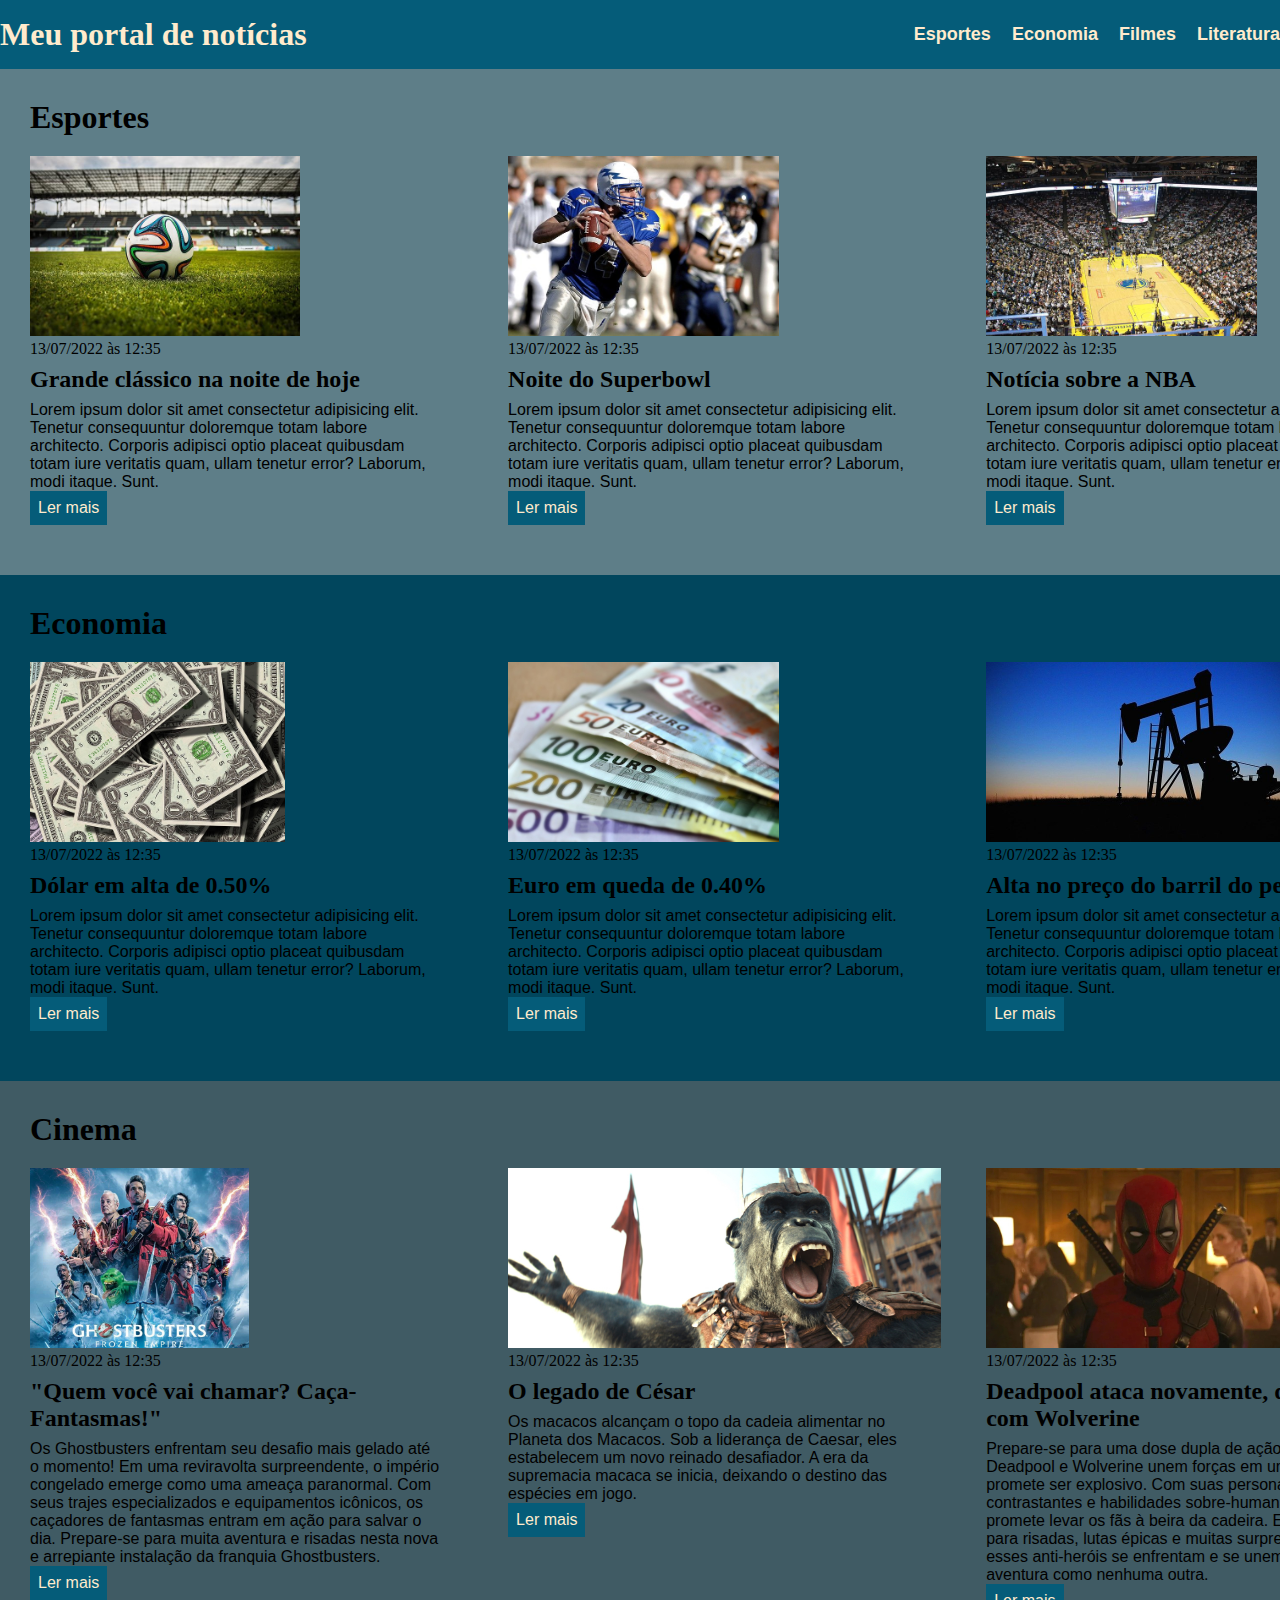
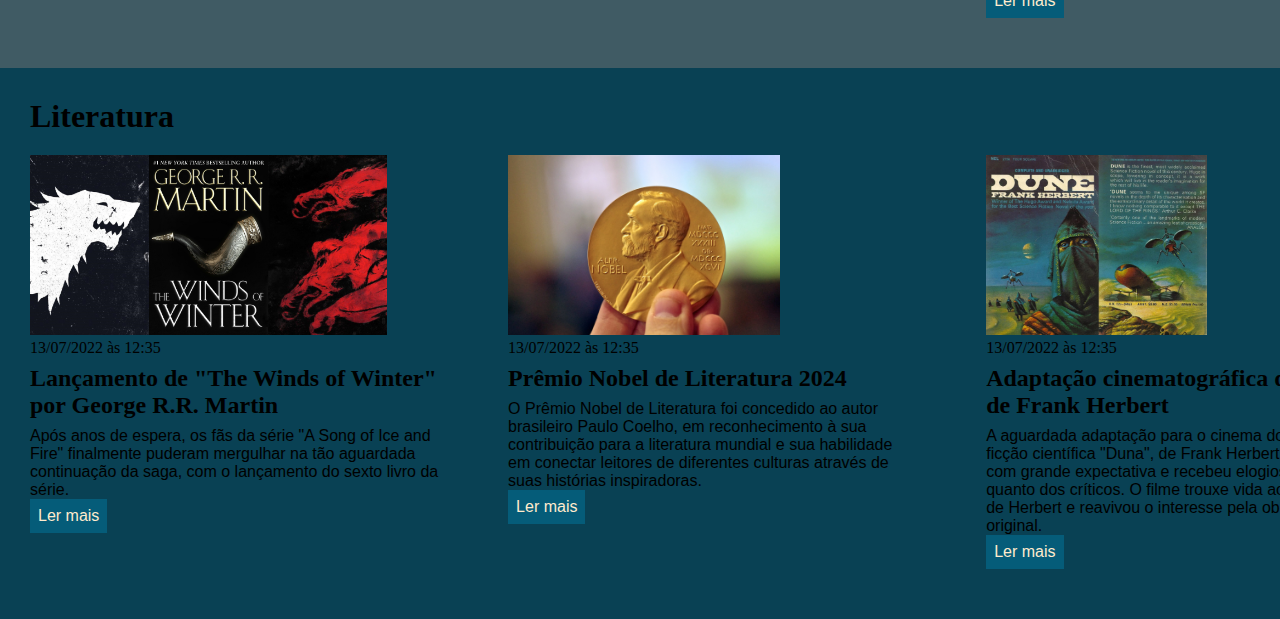
<file: 01 - portal de noticias feito por mim/index.html>
<!DOCTYPE html>
<html lang="pt-BR">
<head>
    <meta charset="UTF-8">
    <meta http-equiv="X-UA-Compatible" content="IE=edge">
    <meta name="viewport" content="width=device-width, initial-scale=1.0">
    <title>Meu portal de notícias</title>
    <link rel="stylesheet" href="./main.css" />
</head>
<body>
    <header>
        <div class="conter">
            <h1>Meu portal de notícias</h1>
        <nav>
            <ul>
                <li>
                    <a href="#sports" title="Ir para a seção de esportes">Esportes</a>
                </li>
                <li>
                    <a href="#economy" title="Ir para a seção de notícias">Economia</a>
                </li>
                <li>
                    <a href="#movie" title="Ir para a seção de cinema">Filmes</a>
                </li>
                <li>
                    <a href="#book" title="Ir para a seção de livros">Literatura</a>
                </li>
            </ul>
        </nav>
        </div>
    </header>

    <section id="sports">
        <div class="conter">
            <h2>Esportes</h2>
        <div class="article">
            <article>
                <img src="./imagens/futebol.jpg" alt="Bola de futebol no gramado" />
                <header>
                    <time>13/07/2022 às 12:35</time>
                </header>
                <h3>Grande clássico na noite de hoje</h3>
                <p>
                    Lorem ipsum dolor sit amet consectetur adipisicing elit. Tenetur consequuntur doloremque totam labore architecto. Corporis adipisci optio placeat quibusdam totam iure veritatis quam, ullam tenetur error? Laborum, modi itaque. Sunt.
                </p>
                <a href="#" title="Leia a notícia completa">Ler mais</a>
            </article>
            <article>
                <img src="./imagens/futebol-americano.jpg" alt="Jogador de futebol americano correndo com a bola na mão" />
                <header>
                    <time>13/07/2022 às 12:35</time>
                </header>
                <h3>Noite do Superbowl</h3>
                <p>
                    Lorem ipsum dolor sit amet consectetur adipisicing elit. Tenetur consequuntur doloremque totam labore architecto. Corporis adipisci optio placeat quibusdam totam iure veritatis quam, ullam tenetur error? Laborum, modi itaque. Sunt.
                </p>
                <a href="#" title="Leia a notícia completa">Ler mais</a>
            </article>
            <article>
                <img src="./imagens/basquete.jpg" title="Vista aérea de uma quadra de basquete" />
                <header>
                    <time>13/07/2022 às 12:35</time>
                </header>
                <h3>Notícia sobre a NBA</h3>
                <p>
                    Lorem ipsum dolor sit amet consectetur adipisicing elit. Tenetur consequuntur doloremque totam labore architecto. Corporis adipisci optio placeat quibusdam totam iure veritatis quam, ullam tenetur error? Laborum, modi itaque. Sunt.
                </p>
                <a href="#" title="Leia a notícia completa">Ler mais</a>
            </article>
        </div>
        </div>
    </section>

    <section id="economy">
        <div class="conter">
            <h2>Economia</h2>
        <div class="article">
            <article>
                <img src="./imagens/dolares.jpg" alt="Muitos dólares" />
                <header>
                    <time>13/07/2022 às 12:35</time>
                </header>
                <h3>Dólar em alta de 0.50%</h3>
                <p>
                    Lorem ipsum dolor sit amet consectetur adipisicing elit. Tenetur consequuntur doloremque totam labore architecto. Corporis adipisci optio placeat quibusdam totam iure veritatis quam, ullam tenetur error? Laborum, modi itaque. Sunt.
                </p>
                <a href="#" title="Leia a notícia completa">Ler mais</a>
            </article>
            <article>
                <img src="./imagens/euro.jpg" alt="Várias notas de euro" />
                <header>
                    <time>13/07/2022 às 12:35</time>
                </header>
                <h3>Euro em queda de 0.40%</h3>
                <p>
                    Lorem ipsum dolor sit amet consectetur adipisicing elit. Tenetur consequuntur doloremque totam labore architecto. Corporis adipisci optio placeat quibusdam totam iure veritatis quam, ullam tenetur error? Laborum, modi itaque. Sunt.
                </p>
                <a href="#" title="Leia a notícia completa">Ler mais</a>
            </article>
            <article>
                <img src="./imagens/petroleo.jpg" alt="Extração de petróleo" />
                <header>
                    <time>13/07/2022 às 12:35</time>
                </header>
                <h3>Alta no preço do barril do petróleo</h3>
                <p>
                    Lorem ipsum dolor sit amet consectetur adipisicing elit. Tenetur consequuntur doloremque totam labore architecto. Corporis adipisci optio placeat quibusdam totam iure veritatis quam, ullam tenetur error? Laborum, modi itaque. Sunt.
                </p>
                <a href="#" title="Leia a notícia completa">Ler mais</a>
            </article>
        </div>
        </div>
    </section>

    <section id="movie">
    <div class="conter">
        <h2>Cinema</h2>
        <div class="article">
            <article>
                <img src="./imagens/ghost.jpg" alt="caçafantasmas" />
                <header>
                    <time>13/07/2022 às 12:35</time>
                </header>
                <h3>"Quem você vai chamar? Caça-Fantasmas!"</h3>
                <p>
                    Os Ghostbusters enfrentam seu desafio mais gelado até o momento! Em uma reviravolta surpreendente, o império congelado emerge como uma ameaça paranormal. Com seus trajes especializados e equipamentos icônicos, os caçadores de fantasmas entram em ação para salvar o dia. Prepare-se para muita aventura e risadas nesta nova e arrepiante instalação da franquia Ghostbusters.
                </p>
                <a href="#" title="Leia a notícia completa">Ler mais</a>
            </article>
            <article>
                <img src="imagens/monkey.jpg" alt="Várias notas de euro" />
                <header>
                    <time>13/07/2022 às 12:35</time>
                </header>
                <h3>O legado de César</h3>
                <p>
                    Os macacos alcançam o topo da cadeia alimentar no Planeta dos Macacos. Sob a liderança de Caesar, eles estabelecem um novo reinado desafiador. A era da supremacia macaca se inicia, deixando o destino das espécies em jogo.
                </p>
                <a href="#" title="Leia a notícia completa">Ler mais</a>
            </article>
            <article>
                <img src="./imagens/deadpoool.jpg" alt="Deadpool e Wolverine" />
                <header>
                    <time>13/07/2022 às 12:35</time>
                </header>
                <h3>Deadpool ataca novamente, dessa vez com Wolverine </h3>
                <p>
                    Prepare-se para uma dose dupla de ação e sarcasmo! Deadpool e Wolverine unem forças em um filme que promete ser explosivo. Com suas personalidades contrastantes e habilidades sobre-humanas, a dupla promete levar os fãs à beira da cadeira. Esteja preparado para risadas, lutas épicas e muitas surpresas enquanto esses anti-heróis se enfrentam e se unem em uma aventura como nenhuma outra.
                </p>
                <a href="#" title="Leia a notícia completa">Ler mais</a>
            </article>
        </div>
    </div>
    </section>

    <section id="book">
        <div class="conter">
            <h2>Literatura</h2>
        <div class="article">
            <article>
                <img src="./imagens/wind.jpg" alt="fire and ice" />
                <header>
                    <time>13/07/2022 às 12:35</time>
                </header>
                <h3>Lançamento de "The Winds of Winter" por George R.R. Martin</h3>
                <p>
                    Após anos de espera, os fãs da série "A Song of Ice and Fire" finalmente puderam mergulhar na tão aguardada continuação da saga, com o lançamento do sexto livro da série.
                </p>
                <a href="#" title="Leia a notícia completa">Ler mais</a>
            </article>
            <article>
                <img src="./imagens/nobel.jpg" alt="premio nobel" />
                <header>
                    <time>13/07/2022 às 12:35</time>
                </header>
                <h3>Prêmio Nobel de Literatura 2024</h3>
                <p>
                    O Prêmio Nobel de Literatura foi concedido ao autor brasileiro Paulo Coelho, em reconhecimento à sua contribuição para a literatura mundial e sua habilidade em conectar leitores de diferentes culturas através de suas histórias inspiradoras.
                </p>
                <a href="#" title="Leia a notícia completa">Ler mais</a>
            </article>
            <article>
                <img src="./imagens/duna.jpg" alt="Duna" />
                <header>
                    <time>13/07/2022 às 12:35</time>
                </header>
                <h3>Adaptação cinematográfica de "Duna" de Frank Herbert </h3>
                <p>
                    A aguardada adaptação para o cinema do clássico da ficção científica "Duna", de Frank Herbert, foi lançada com grande expectativa e recebeu elogios tanto dos fãs quanto dos críticos. O filme trouxe vida ao vasto universo de Herbert e reavivou o interesse pela obra literária original.
                </p>
                <a href="#" title="Leia a notícia completa">Ler mais</a>
            </article>
        </div>
        </div>
    </section>
</body>
</html>
</file>
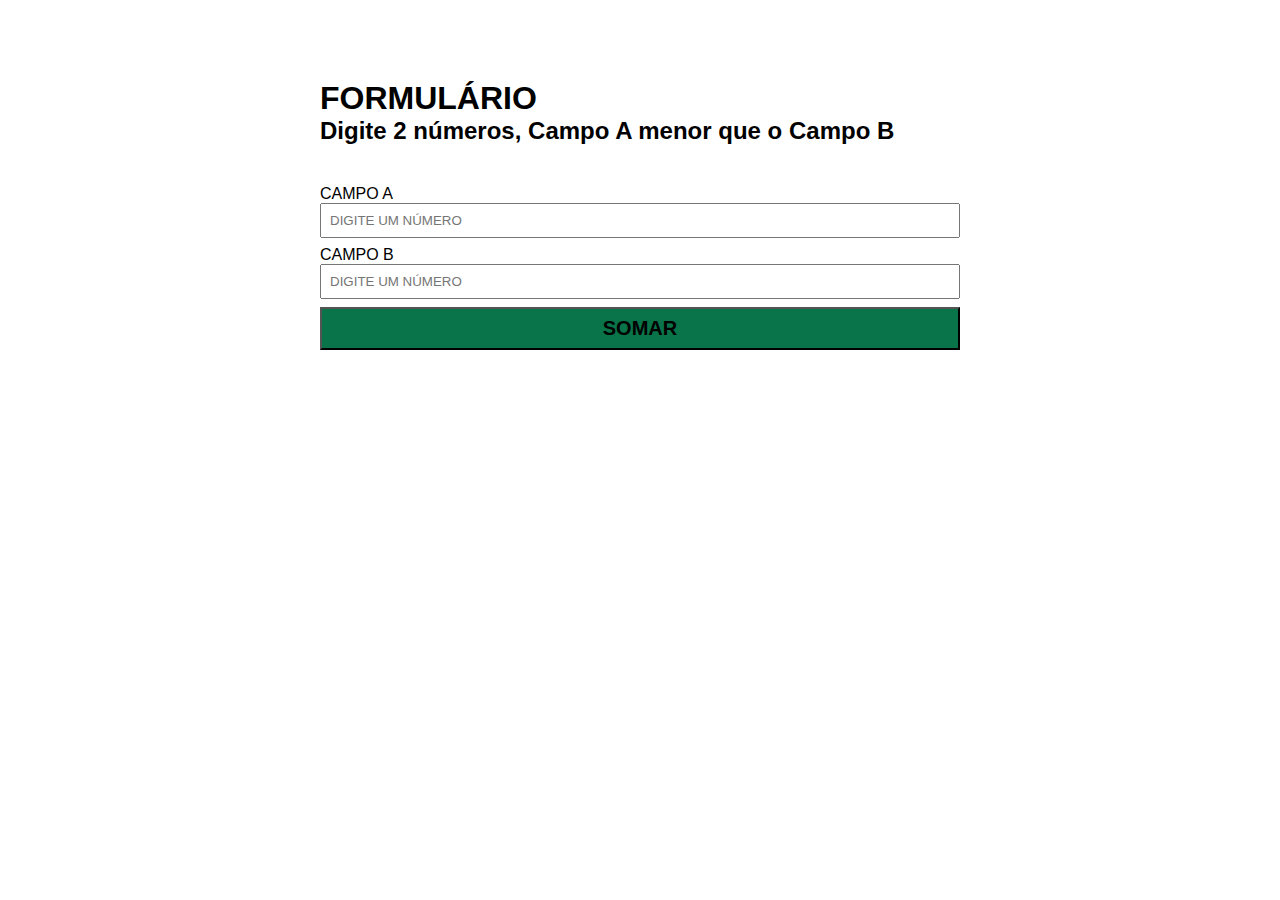
<file: 02- formulario/index.html>
<!DOCTYPE html>
<html lang="pt-br">
<head>
    <meta charset="UTF-8">
    <meta name="viewport" content="width=device-width, initial-scale=1.0">
    <title>formulário</title>
    <link rel="stylesheet" href="style.css">
</head>
<body>
    <div class="container">
        <h1>FORMULÁRIO</h1>
        <h2>Digite 2 números, Campo A menor que o Campo B</h2>
        <form action="">
            <p>CAMPO A</p>
            <input type="number" id="primeiro" placeholder="DIGITE UM NÚMERO">
            <p>CAMPO B</p>
            <input type="number" id="segundo" placeholder="DIGITE UM NÚMERO">
            <button type="submit" onclick="somar(event)">SOMAR</button>
        </form>
        <p class="mensagem"></p>
    </div>
    <script src="main.js"></script>
</body>
</html>
</file>
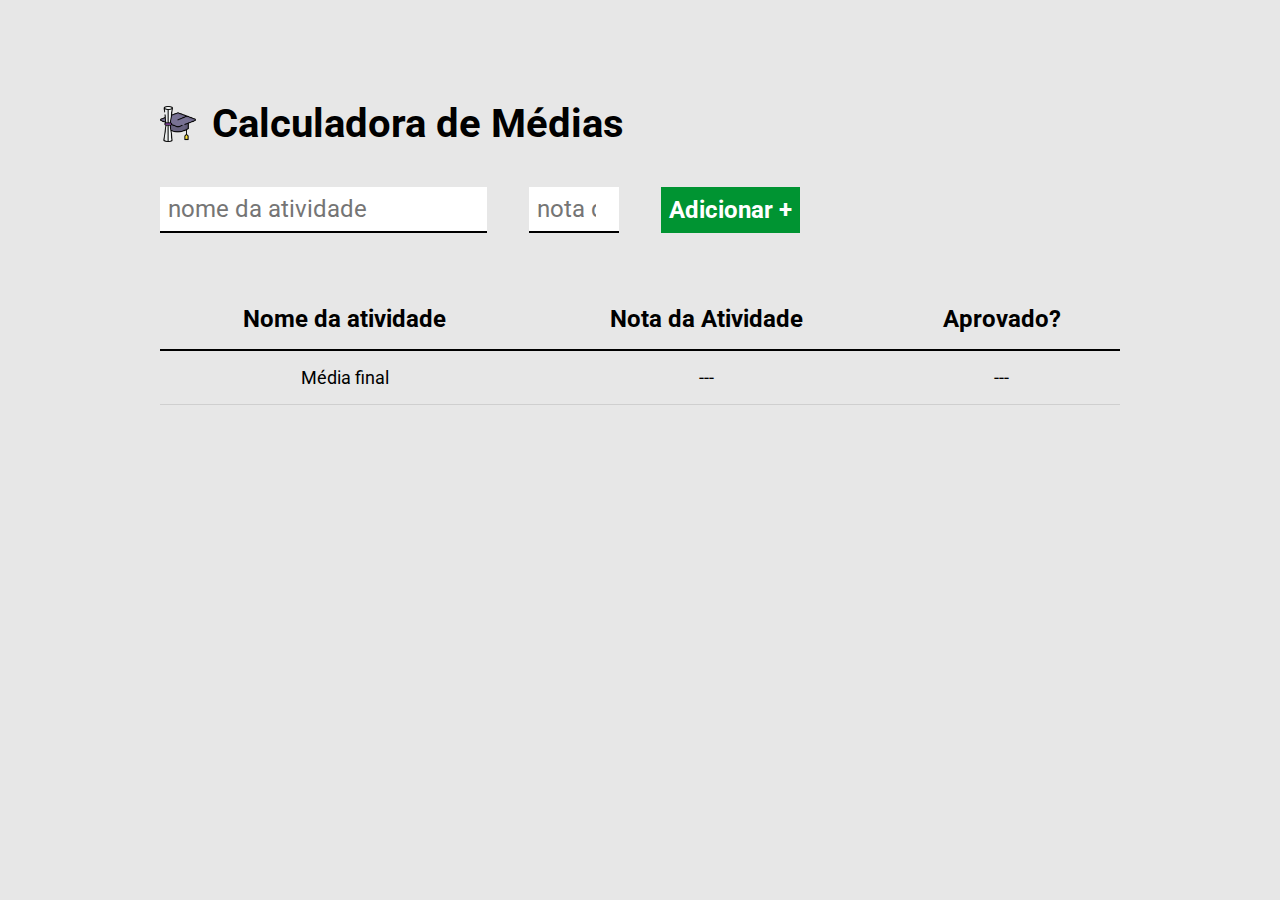
<file: 03 -  projeto 2 (calculadora de médias)/index.html>
<!DOCTYPE html>
<html lang="pt-br">
<head>
    <meta charset="UTF-8">
    <meta name="viewport" content="width=device-width, initial-scale=1.0">
    <title>Calculadora de Médias</title>
    <link rel="preconnect" href="https://fonts.googleapis.com">
    <link rel="preconnect" href="https://fonts.gstatic.com" crossorigin>
    <link href="https://fonts.googleapis.com/css2?family=Roboto:ital,wght@0,100;0,300;0,400;0,500;0,700;0,900;1,100;1,300;1,400;1,500;1,700;1,900&display=swap" rel="stylesheet">
    <link rel="stylesheet" href="./main.css">
</head>
<body>
    <div class="container">
        <header>
            <img src="images/logo.png" alt="capelo e diploma">
            <h1>Calculadora de Médias</h1>
        </header>
        <form id="form-atividade">
            <input type="text" id="nome-atividade" required placeholder="nome da atividade">
            <input type="number" id="nota-atividade" required placeholder="nota da atividade" max="10" min="0">
            <button type="submit">Adicionar +</button>
        </form>
        <table>
            <thead>
                <tr>
                    <th>
                        Nome da atividade
                    </th>
                    <th>Nota da Atividade</th>
                    <th>Aprovado?</th>
                </tr>
            </thead>
            <tbody>
            </tbody>
            <tfoot>
                <tr>
                    <td>Média final</td>
                    <td id="media-final-valor">---</td>
                    <td id="media-final-resultado">---</td>
                </tr>
            </tfoot>
        </table>
    </div>
    <script src="main.js"></script>
</body>
</html>
</file>
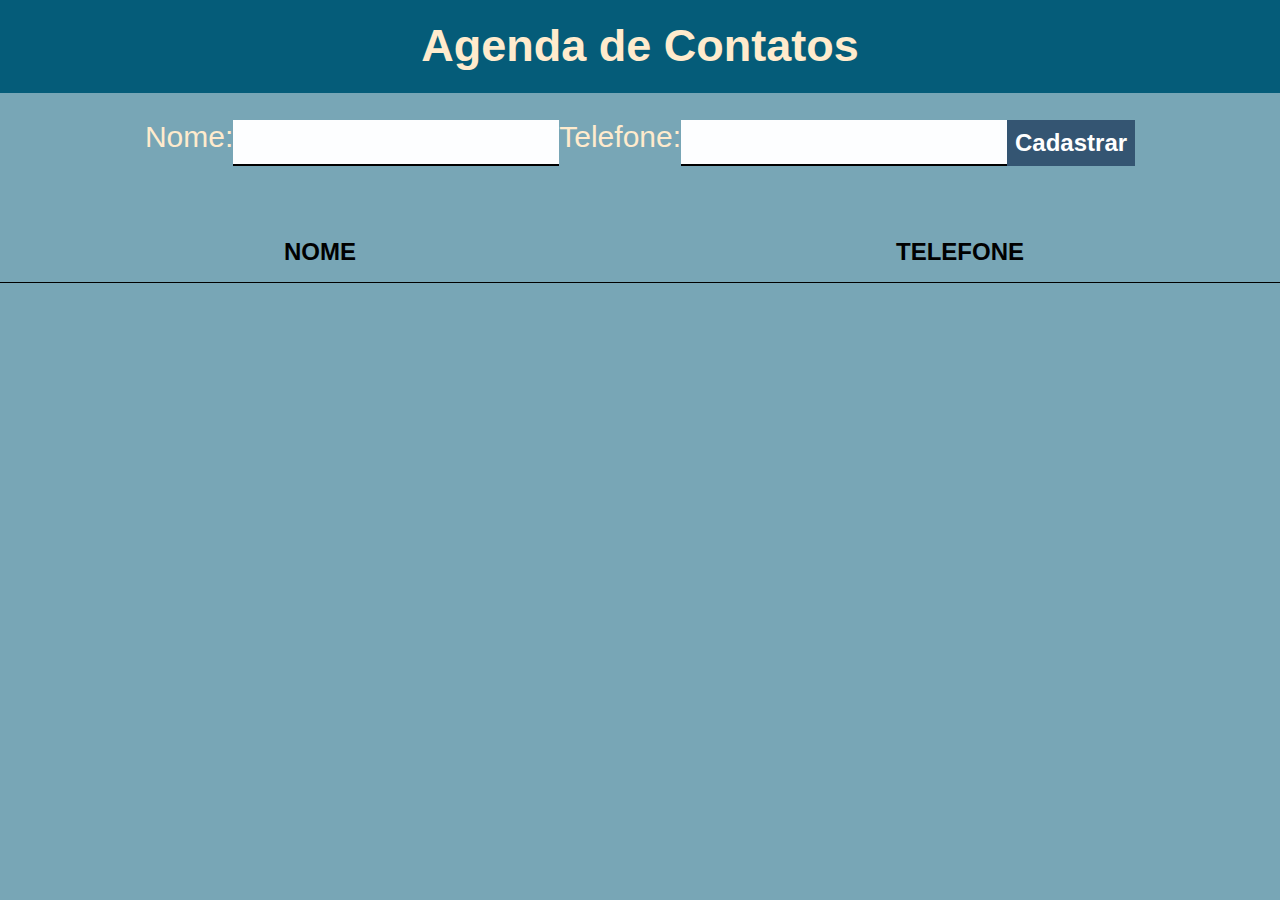
<file: 04 - tarefa  - agenda de contatos/index.html>
<!DOCTYPE html>
<html lang="pt-br">
<head>
    <meta charset="UTF-8">
    <meta name="viewport" content="width=device-width, initial-scale=1.0">
    <title> Agenda de Contatos</title>
    <link rel="stylesheet" href="style.css">
</head>
<body>
    <header>
        <h1>Agenda de Contatos</h1> <hr>
    </header>
    <form id="formContato">
        <label for="nome">Nome:</label>
        <input type="text" id="nome">
        <label for="telefone">Telefone:</label>
        <input type="tel" id="telefone" pattern="\(\d{2}\) \d{4,5}-\d{4}" title="Digite o telefone no formato (DD) 12345-6789" required oninput="formatarTelefone()">
        <button type="button" onclick="adicionarContato()">Cadastrar</button>
    </form>

    <table id="tabelaContatos">
        <thead>
            <tr>
                <th>NOME</th>
                <th>TELEFONE</th>
            </tr>
        </thead>
        <tbody>
            
        </tbody>
    </table>
    <script src="./script.js"></script>
</body>
</html>
</file>
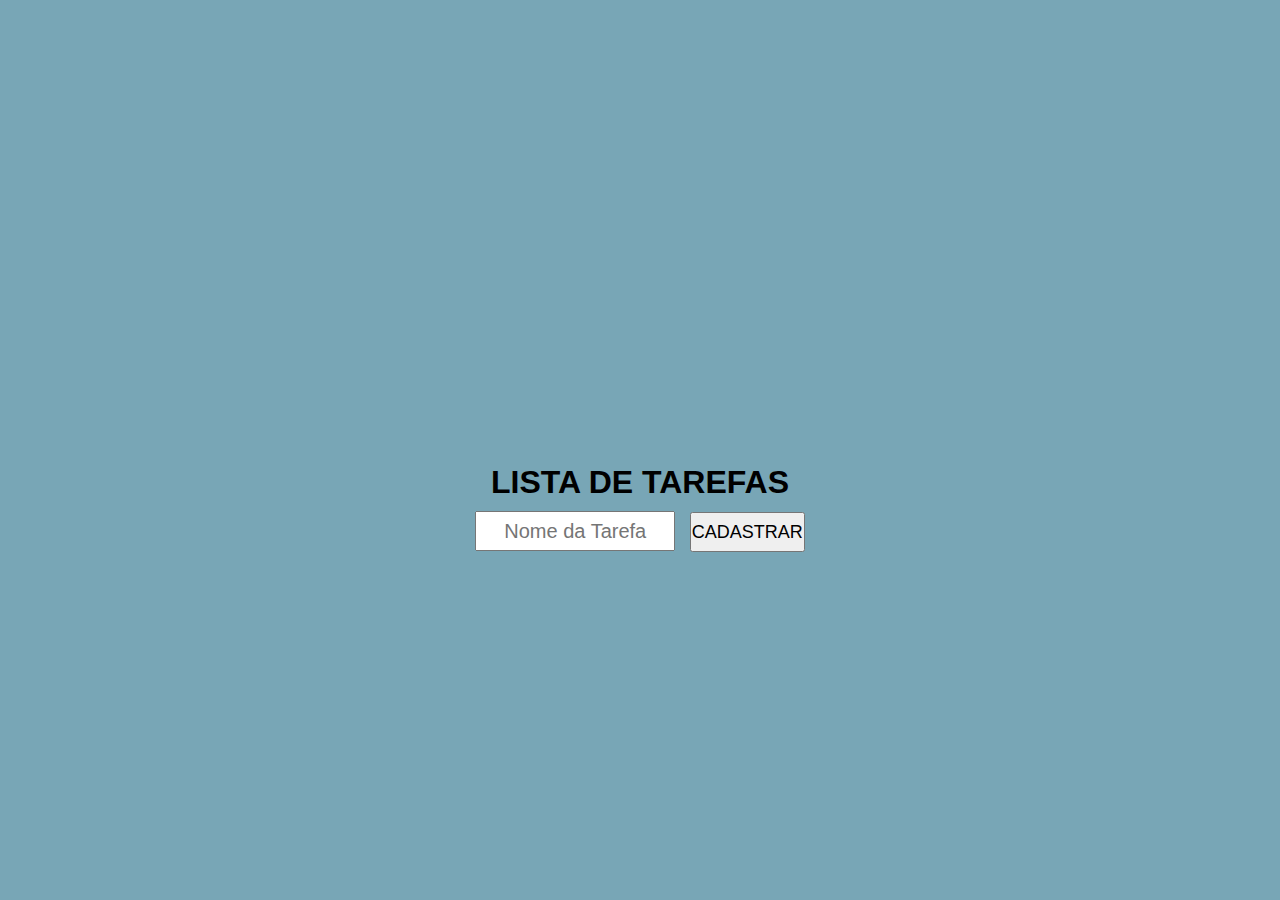
<file: 06 - tarefa - lista de tarefas/index.html>
<!DOCTYPE html>
<html lang="pt-br">
<head>
    <meta charset="UTF-8">
    <meta name="viewport" content="width=device-width, initial-scale=1.0">
    <title>Lista de Tarefas</title>
    <link rel="stylesheet" href="style.css">
</head>
<body>
    <h1>LISTA DE TAREFAS</h1>
    <div id="container">
        <input type="text" id="nome-tarefa" placeholder="Nome da Tarefa">
        <button type="submit" id="cadastrar-tarefa">CADASTRAR</button>
    </div>
    <table>
        <tbody>
            <tr>
                <td>
                    <ul id="lista-tarefas">
                    </ul>
                </td>
            </tr>
        </tbody>
    </table>
    <script src="https://code.jquery.com/jquery-3.7.1.js"></script>
    <script src="./script.js"></script>
</body>
</html>
</file>
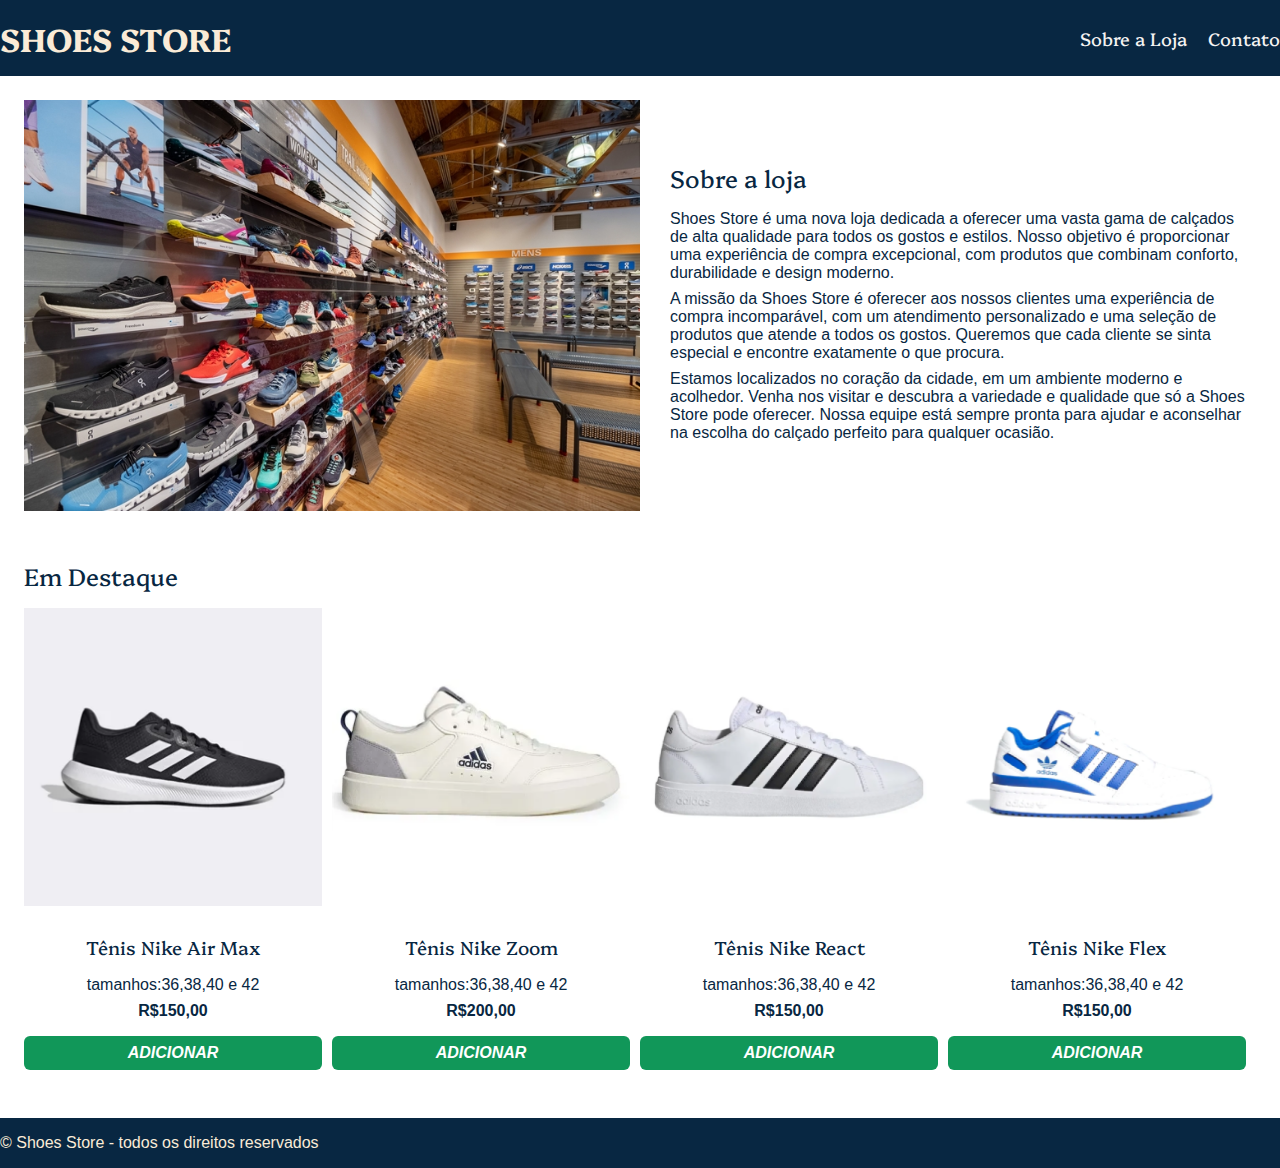
<file: 09 - tarefa - site de tenis/index.html>
<!DOCTYPE html>
<html lang="pt-br">
<head>
    <meta charset="UTF-8">
    <meta name="viewport" content="width=device-width, initial-scale=1.0">
    <title>Shoes Store</title>
    <link rel="stylesheet" href="./style.css">
    <link rel="preconnect" href="https://fonts.googleapis.com">
    <link rel="preconnect" href="https://fonts.gstatic.com" crossorigin>
    <link href="https://fonts.googleapis.com/css2?family=Platypi:ital,wght@0,300..800;1,300..800&display=swap" rel="stylesheet">
</head>
<body>
    <header>
    <div class="container">
        <h1>SHOES STORE</h1>
        <nav>
            <ul>
                <li>
                    <a href="#about">Sobre a Loja</a>
                </li>
                <li>
                    <a href="#contact">Contato</a>
                </li>
            </ul>
        </nav>
    </div>
    </header>
    <section id="about">
        <div class="container">
            <img class="store-front" src="./imagens/boots store.png" alt="fachada da loja">
            <div>
                <h2>Sobre a loja</h2>
                <p>
                    Shoes Store é uma nova loja dedicada a oferecer uma vasta gama de calçados de alta qualidade para todos os gostos e estilos. Nosso objetivo é proporcionar uma experiência de compra excepcional, com produtos que combinam conforto, durabilidade e design moderno.
                </p>
                <p>
                    A missão da Shoes Store é oferecer aos nossos clientes uma experiência de compra incomparável, com um atendimento personalizado e uma seleção de produtos que atende a todos os gostos. Queremos que cada cliente se sinta especial e encontre exatamente o que procura.
                </p>
                <p>
                    Estamos localizados no coração da cidade, em um ambiente moderno e acolhedor. Venha nos visitar e descubra a variedade e qualidade que só a Shoes Store pode oferecer. Nossa equipe está sempre pronta para ajudar e aconselhar na escolha do calçado perfeito para qualquer ocasião.
                </p>
            </div>
        </div>
    </section>
    <section>
        <div class="container">
            <h2>Em Destaque</h2>
            <ul class="container-flex lista-tenis">
                <li >
                    <img src="imagens/tenis01.png" alt="">
                    <h3>Tênis Nike Air Max</h3>
                    <div class="price">
                        <p>tamanhos:36,38,40 e 42</p>
                        <strong>R$150,00</strong>    
                    </div>
                    <button type="button">ADICIONAR</button>
                </li>
                <li class="item-central">
                    <img src="imagens/tenis02.png" alt="">
                    <h3>Tênis Nike Zoom</h3>
                    <div class="price">
                        <p>tamanhos:36,38,40 e 42</p>
                        <strong>R$200,00</strong>    
                    </div>
                    <button type="button">ADICIONAR</button>
                </li>
                <li>
                    <img src="imagens/tenis03.png" alt="">
                    <h3>Tênis Nike React</h3>
                    <div class="price">
                        <p>tamanhos:36,38,40 e 42</p>
                        <strong>R$150,00</strong>    
                    </div>
                    <button type="button">ADICIONAR</button>
                </li>
                <li>
                    <img src="imagens/tenis04.png" alt="">
                    <h3>Tênis Nike Flex</h3>
                    <div class="price">
                        <p>tamanhos:36,38,40 e 42</p>
                        <strong>R$150,00</strong>    
                    </div>
                    <button type="button">ADICIONAR</button>
                </li>                
            </ul>
        </div>
    </section>
    <footer>
        <div class="container">
            <p>
                &copy; Shoes Store - todos os direitos reservados 
            </p>
        </div>
    </footer>
</body>
</html>
</file>
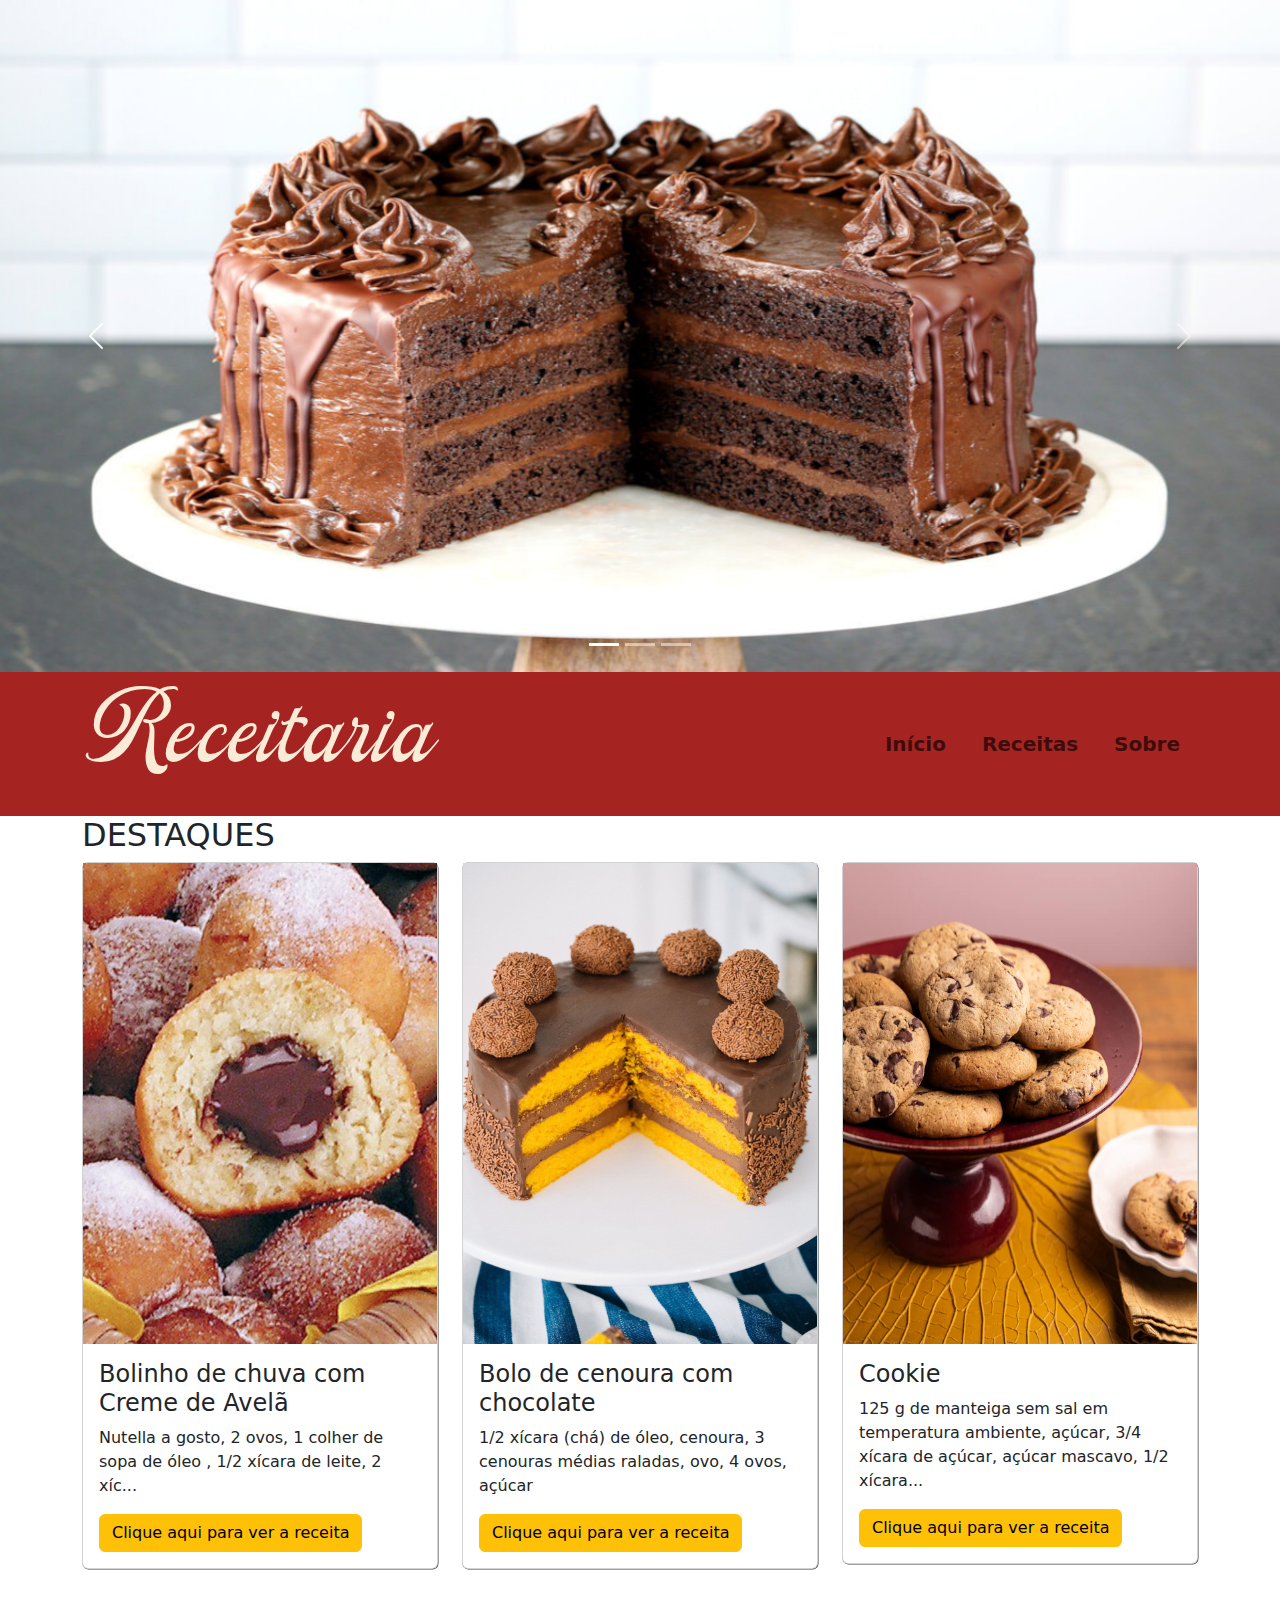
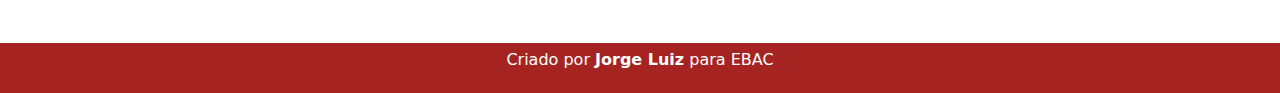
<file: ex010 - receitaria/index.html>
<!DOCTYPE html>
<html lang="pt-br">
<head>
    <meta charset="UTF-8">
    <meta name="viewport" content="width=device-width, initial-scale=1.0">
    <title>Site de Receitas</title>
    <link rel="stylesheet" href="lib/bootstrap.min.css">
    <style>
        @font-face{
            font-family: 'beauty';
            src: url(font/DEMO\ BeautyReflections-Regular.ttf);

        }
        header {
            background-color: #A52422;
        }
        header h1 {
            font-family: 'beauty';
            font-size: 100px;
            color: antiquewhite;
            text-shadow: 100px;
            
        }
        .bottom-card {
            margin-bottom: 50px;
        }
        ul li {
            margin: 10px;
        }
        .nav-link{
            font-size: 20px;
            font-weight: bolder;
        }
        .navbar-nav .nav-link:hover {
            font-size: 25px;
            font-weight: bolder;
            color: antiquewhite;
            background-color: #ac3d3b;
            padding: 0;
        }
        .card {
            box-shadow: 0.5px 0.5px rgb(64, 64, 64);
        }
        footer {
            background-color: #A52422;
            color: white;
            text-align: center;
            padding: 5px;
        }
        footer a {
        color: white;
        font-weight: bolder;
        text-decoration: none;
        }
        footer a:hover{
            color: #FF9000;
        }
    </style>
</head>
<body>
    
        <div id="carousel-exemplo" class="carousel carousel-fade slide" data-bs-ride="carousel">
            <div class="carousel-inner">
                <div data-bs-interval="2000" class="carousel-item active">
                    <img class="d-block w-100" src="imagem/brownie.png" alt="Brownie">
                    <div class="carousel-caption">
                        <h2>Brownie</h2>
                    </div>
                </div>
                <div data-bs-interval="2000" class="carousel-item active">
                    <img class="d-block w-100" src="imagem/aimpim.png" alt="bolo-de-aimpim">
                    <div class="carousel-caption">
                        <h2>Bolo de Aimpim</h2>
                    </div>
                </div>
                <div data-bs-interval="2000" class="carousel-item active">
                    <img class="d-block w-100" src="imagem/bolo.png" alt="bolo de chocolate">
                    <div class="carousel-caption">
                        <h2>Bolo de Chocolate</h2>
                    </div>
                </div>
            </div>
            <button data-bs-target="#carousel-exemplo" data-bs-slide="prev" class="carousel-control-prev" type="button">
                <span class="carousel-control-prev-icon"></span>
            </button>
            <button data-bs-target="#carousel-exemplo" data-bs-slide="next" class="carousel-control-next" type="button">
                <span class="carousel-control-next-icon"></span>
            </button>
            <div class="carousel-indicators">
                <button type="button" data-bs-target="#carousel-exemplo" class="active" data-bs-slide-to="0"></button>
                <button type="button" data-bs-target="#carousel-exemplo" data-bs-slide-to="1"></button>
                <button type="button" data-bs-target="#carousel-exemplo" data-bs-slide-to="2"></button>
            </div>
        </div>
    </div>

    <header id="cabecalho">
        <div class="navbar navbar-expand-lg">
            <div class="container">
                <h1>Receitaria</h1>
                <button type="button" class="navbar-toggler" data-bs-toggle="collapse" data-bs-target="#menu">
                    <span class="navbar-toggler-icon"></span>
                </button>
                <nav class="collapse navbar-collapse justify-content-end" id="menu">
                    <ul class="nav navbar-nav nav-pills">
                        <li class="nav-item">
                            <a class="nav-link" href="#inicio">Início</a>
                        </li>
                        <li class="nav-item">
                            <a class="nav-link " href="#receitas">Receitas</a>
                        </li>
                        <li class="nav-item">
                            <a class="nav-link " href="#sobre">Sobre</a>
                        </li>
                    </ul>
                </nav>
            </div>
        </div>
    </header>

    <div class="container bottom-card">
        <h2>DESTAQUES</h2>
        <div >
            <div class="row">
                <div class="col-12 col-sm-6 col-md-4 mb-4">
                    <article class="card">
                        <img src="imagem/bolinhodechuva.png" alt="">
                    <div class="card-body">
                        <h4 class="card-title">Bolinho de chuva com Creme de Avelã</h4>
                        <p class="card-text">
                            Nutella a gosto, 2 ovos, 1 colher de sopa de óleo , 1/2 xícara de leite, 2 xíc...
                        </p>
                        <a href="#" class="btn btn-warning">Clique aqui para ver a receita</a>
                    </div>
                    </article>
                </div>
                <div class="col-12 col-sm-6 col-md-4 mb-4">
                    <article class="card">
                        <img src="imagem/bolo-de-cenoura.png" alt="">
                    <div class="card-body">
                        <h4 class="card-title">Bolo de cenoura com chocolate</h4>
                        <p class="card-text">
                            1/2 xícara (chá) de óleo, cenoura, 3 cenouras médias raladas, 
                            ovo, 4 ovos, açúcar
                        </p>
                        <a href="#" class="btn btn-warning">Clique aqui para ver a receita</a>
                    </div>
                    </article>
                </div>
                <div class="col-12 col-sm-6 col-md-4 mb-4">
                    <article class="card">
                        <img src="imagem/cookie.png" alt="">
                    <div class="card-body">
                        <h4 class="card-title">Cookie</h4>
                        <p class="card-text">
                            125 g de manteiga sem sal em temperatura ambiente, açúcar, 3/4 xícara de açúcar, açúcar mascavo, 1/2 xícara...
                        </p>
                        <a href="#" class="btn btn-warning">Clique aqui para ver a receita</a>
                    </div>
                    </article>
                </div>
            </div>
        </div>
    </div>

<footer class="hope">
    <p>
    Criado por <a href="https://github.com/thejorgeluiz" target="_blank">Jorge Luiz</a> para EBAC
    </p>
</footer>
    <script src="lib/bootstrap.bundle.min.js"></script>
</body>
</html>
</file>
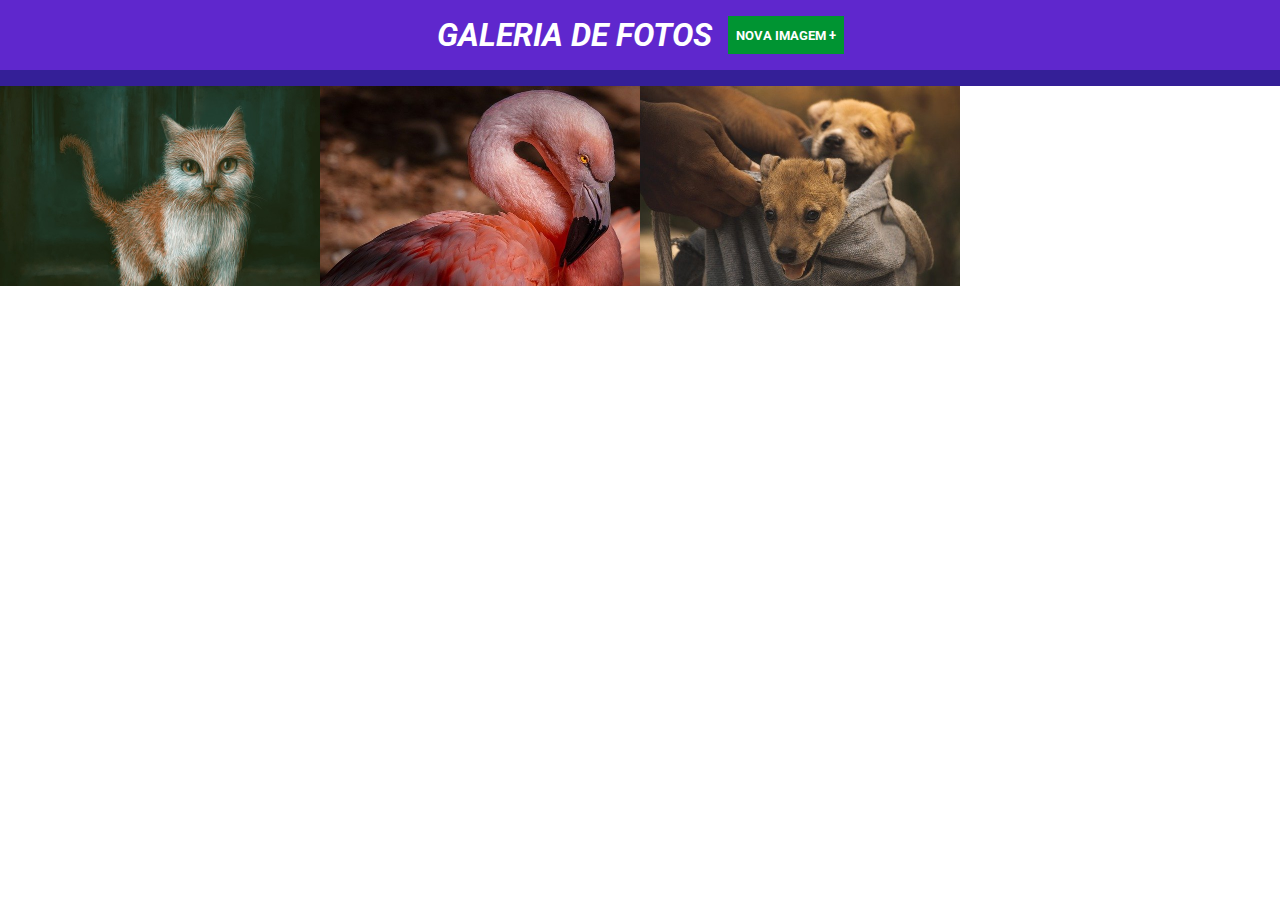
<file: 05 - tarefa - galeria de fotos/modulo_9_estrutura_inicial/index.html>
<!DOCTYPE html>
<html lang="pt-BR">

<head>
    <meta charset="UTF-8">
    <meta name="viewport" content="width=device-width, initial-scale=1.0">
    <title>JQuery</title>
    <link rel="preconnect" href="http://fonts.googleapis.com">
    <link rel="preconnect" href="http://fonts.gstatic.com" crossorigin>
    <link href="https://fonts.googleapis.com/css2?family=Roboto:wght@400;700&display=swap" rel="stylesheet">
    <link rel="stylesheet" href="./main.css">

</head>

<body>
    <header>
        <h1>Galeria de Fotos</h1>
        <button type="button">Nova imagem +</button>
    </header>
    <form>
        <h2>Inserir nova imagem</h2>
        <input type="url" id="endereço-imagem-nova" required placeholder="URL da imagem">
        <button type="submit">Adicionar</button>
        <button type="reset" id="botao-cancelar">Cancelar</button>
    </form>
    <ul>
        <li>
            <img src="./images/foto1.jpg" alt="pintura de um gato">
            <div class="overlay-imagem-link">
                <a href="./images/foto1.jpg" title="Ver imagem em tamanho real" target="_blank">
                    ver imagem em tamanho real
                </a>
            </div>
        </li>
        <li>
            <img src="./images/foto2.jpg" alt="pintura de um gato">
            <div class="overlay-imagem-link">
                <a href="./images/foto2.jpg" title="Ver imagem em tamanho real" target="_blank">
                    ver imagem em tamanho real
                </a>
            </div>
        </li>
        <li>
            <img src="./images/foto3.jpg" alt="pintura de um gato">
            <div class="overlay-imagem-link">
                <a href="./images/foto3.jpg" title="Ver imagem em tamanho real" target="_blank">
                    ver imagem em tamanho real
                </a>
            </div>
        </li>
    </ul>
    <script src="https://code.jquery.com/jquery-3.7.1.js"></script>
    <script src="main.js"></script>
</body>

</html>
</file>
<file: 01 - portal de noticias feito por mim/main.css>
* {
    box-sizing: border-box;
    margin: 0;
    padding: 0;
}
body > header {
    display: flex;
    background-color: #055c79;
    padding: 16px 0;
    color: blanchedalmond;
}
header .conter {
    display: flex;
    align-items: center;
    justify-content: space-between;
}
header li {
    display: inline;
    font-family: Arial, "Helvetica Neue", Helvetica, sans-serif;
    font-weight: bold;
    font-size: large;
    margin-left: 16px;
}
header li a {
color: blanchedalmond;
text-decoration: none;
}
.conter{
    width: 1366px;
    margin: 0 auto;
}
.article{
    display: flex;
    flex-wrap: wrap;
    justify-content: space-between;
}
.article article img {
height: 180px;
}
.article article {
    width: 30%;
}
section{
    padding: 30px;
}
section h2, .article article {
    margin-bottom: 20px;

}
.article article h3 {
    margin-top: 8px;
    margin-bottom: 8px;
}
.article article a {
    background-color: #0cb7f2;
    color: blanchedalmond;
    padding: 8px;
    display: inline-block;
    text-decoration: none;
}
.article article a:hover {
    text-decoration: underline;
}
.article article p, .article article a {
    font-family: Arial, Helvetica, sans-serif;
}
.article  article h3 {
    font-size: 24px;   
}
section h2 {
    font-size: 32px;
}
#sports {
    background-color:  #5e7e88;
}
#sports .article article a {
    background-color: #055c79;
}
#economy {
    background-color: #01465d;
}
#economy .article article a {
    background-color: #055c79;}
#movie {
    background-color: #405b64;
}
#movie .article article a {
    background-color: #055c79;}

#book {
    background-color: #094154;
}
#book .article article a {
    background-color: #055c79;}
</file>
<file: 02- formulario/style.css>
* {
    margin: 0;
    padding: 0;
    box-sizing: border-box;
    font-family: sans-serif;
}
.container {
    margin: 80px auto;
    max-width: 640px;
    width: 100%;
}
form {
    margin-top: 40px;
}

input, button {
    display: block;
    padding: 8px;
    margin-bottom: 8px;
    width: 100%;
    resize: none;
}
button {
    background-color: rgb(9, 116, 73);
    font-weight: bold;
    font-size: 20px;
}
.mensagem {
    background-color: rgb(179, 150, 150);
}
</file>
<file: 03 -  projeto 2 (calculadora de médias)/main.css>
*{
    margin: 0;
    padding: 0;
    box-sizing: border-box;
    font-family: "Roboto", sans-serif;;
}
body {
    background-color: #e7e7e7;
    padding-top: 100px;
}
header {
    display: flex;
    align-items: center;
    margin-bottom: 40px;
}
header img {
    height: 36px;
    margin-right: 16px;

}
header h1 {
    font-size: 40px;
    font-weight: bold;
}
.container {
    max-width: 960px;
    width: 100%;
    margin: 0 auto;
}
form {
    display: flex;
    max-width: 640px;
    width: 100%;
    justify-content: space-between;
    margin-bottom: 56px;
}
form input {
    font-size: 24px;
    background-color: #fff;
    border: none;
    border-bottom: 2px solid #000;
    padding: 8px;
}
form button {
    background-color: #009432;
    color: #fff;
    font-size: 24px;
    font-weight: bold;
    border: none;
    cursor: pointer;
    padding: 8px;
}
table{
    width: 100%;
    border-spacing: 0px;
}
table th {
    border-bottom: 2px solid #000;
    padding: 16px;
    font-size: 24px;
    font-weight: bold;
}
table td {
    padding: 16px 0 ;
    text-align: center;
    font-size: 18px;
    border-bottom: 1px solid rgba(0, 0, 0, 0.1);
}
table td img {
    height: 30px;

}
.resultado {
    padding: 8px;
    font-weight: bold;
    color: #fff;
    background-color: #000;
    border-radius: 3px;
}
.aprovado {
    background-color:#009432 ;
}
.reprovado {
    background-color: red;
}
</file>
<file: 04 - tarefa  - agenda de contatos/style.css>
*{
    margin: 0;
    padding: 0;
    box-sizing: border-box;
    font-family: "Roboto", sans-serif;;
}
body {
    background-color: #78a6b6;
    padding-top: 120px;
}
header {
    background-color: #055c79;
    color: blanchedalmond;
    padding: 20px;
    box-sizing: border-box;
    width: 100%;
    display: flex;
    flex-direction: column;
    align-items: center;
    position: fixed;
    top: 0;
    left: 0;
    z-index: 999;
}
h1{
    text-align: center;
    font-size: 45px
}
hr {
    border: none;
    border-top: 1px solid #000;
    margin: 0;
}
form {
    display: flex;
    justify-content: center;
    max-width: 400px;
    width: 100%;
    margin: 0 auto;
    margin-bottom: 56px;
    text-align: center;
}
form label {
    margin-bottom: 10px;
    font-size: 30px;
    display: block;
    color: blanchedalmond;
}
form input {
    font-size: 24px;
    background-color: #fdfeff;
    border: none;
    border-bottom: 2px solid #000;
    padding: 8px;
}
form button {
    background-color: #345572;
    color: #fff;
    font-size: 24px;
    font-weight: bold;
    border: none;
    cursor: pointer;
    padding: 8px;
}
table{
    width: 100%;
    border-collapse: collapse;
}
table th {
    border-bottom: none;
}
table th, table td {
    border-bottom: 1px solid #000;
    padding: 16px;
    font-size: 24px;
    font-weight: bold;
    width: 50%;
}
table td {
    text-align: center;
}
</file>
<file: 06 - tarefa - lista de tarefas/style.css>
* {
    margin: 0;
    padding: 0;
    box-sizing: border-box;
    font-family: "Roboto", sans-serif;
}

body {
    background-color: #78a6b6;
    padding-top: 120px;
    display: flex;
    flex-direction: column; /* Alteração para coluna */
    align-items: center; /* Centraliza horizontalmente */
    justify-content: center; /* Centraliza verticalmente */
    height: 100vh;
}

h1 {
    text-align: center;
}
.container{
    display: flex;
    
}
input{
    margin-top: 10px;
    width: 200px;
    height: 40px;
    font-size: 20px;
    display: inline-block;
    text-align: center;
}
button {
    margin-left: 10px;
    height: 40px;
    font-size: 18px;
    display: inline-block;
}
#lista-tarefas {
    font-size: 25px;
}
.riscado {
    text-decoration: line-through;
}
</file>
<file: 09 - tarefa - site de tenis/style.css>
* {
    margin: 0;
    padding: 0;
    box-sizing: border-box;

}
header, 
section h2, 
section h3 {
    font-family: "Platypi", serif;
    font-weight: normal;

}
body, input, textarea {
    font-family: "Roboto", sans-serif;
}

header {
    padding: 16px 0;
    background-color: #082742;
    color: antiquewhite;
}
header nav li {
    display: inline;
    margin-left: 16px;
    font-size: 18px;
} 
header nav li a{
    color: rgb(245, 243, 242);
    text-decoration: none;
}
.container {
    max-width: 1280px;
    width: 100%;
    margin: 0 auto;
}
header .container {
    display: flex;
    align-items: center;
    justify-content: space-between;
}

section {
    padding: 24px;
    color:#082742;
}
section h2 {
    margin-bottom: 16px;
}
section p {
    margin-bottom: 8px;
}
.store-front {
        margin-right: 30px;
        max-width: 50%;
}

#contact .container {
    display: block;
}
section h3 {
    margin-bottom: 16px;
}
footer {
    background-color:#082742;
    color: antiquewhite;
    padding: 16px 0;
}
.container-flex{
    display: flex;
    
}


.store-front {
    margin-right: 30px;
    max-width: 50%;
}

#about .container {
    display: flex;
    align-items: center;
}

#about .container > div {
    max-width: 50%;
}

.lista-tenis {
    display: flex;
    flex-wrap: wrap;
    list-style: none;
}
.lista-tenis li{
    flex: 1 0 20%;
    margin: 0 10px 24px 0;
    text-align: justify;
    position: relative;
    text-align: center;
}
.lista-tenis li img{
    max-width: 100%;
    margin-bottom: 8px;
}
.lista-tenis li h3 {
    margin: 16px 0;
}
.lista-tenis li button {
    width: 200%;
    max-width: 100%;
}
button {
    left: 100%;
    display: block;
    width: 50%;
    padding: 8px 0;
    border: none;
    background-color: #119759;
    color: #fff;
    font-size: 16px;
    font-weight: bold;
    font-style: italic;
    cursor: pointer;
    border-radius: 6px;
}
.price {
    margin: 16px 0;
    display: block;
}


@media (min-width: 375px) and (max-width: 667px) {
    header .container {
        flex-direction: column;
        align-items: center;
        text-align: center;
    }

    header h1 {
        width: 100%;
        text-align: center;
        margin-bottom: 8px;
    }

    header nav ul {
        justify-content: center;
        width: 100%;
    }

    .container {
        max-width: 100%;
        display: flex;
        flex-direction: column;
        align-items: center;
        text-align: center;
    }

    .container-flex {
        flex-wrap: wrap;
        justify-content: center;
    }

    .container img {
        max-width: 100%;
        margin-bottom: 16px;
    }

    .lista-tenis li {
        max-width: 90%;
        margin-bottom: 16px;
    }

    #about .container {
        flex-direction: column;
        align-items: center;
        text-align: center;
    }

    #about .container img {
        max-width: 100%;
        margin-bottom: 16px;
    }

    #about h2, #about p {
        text-align: center;
    }

    section h2 {
        text-align: center;
    }

    .lista-tenis {
        flex-direction: column;
        align-items: center;
    }

    .lista-tenis li {
        max-width: 90%;
    }
    .lista-tenis {
        display: flex;
        flex-wrap: wrap;
        justify-content: space-between;
    }
    .lista-tenis li {
        text-align: center;
    }
    
    .lista-tenis li img {
        margin-bottom: 8px;
    }
    
    .lista-tenis li button {
        width: 200%;
        max-width: 100%;
    }

}
@media (min-width: 820px) and (max-width: 1180px) {
    .container {
        flex-direction: column;
        align-items: center;
        text-align: center;
    }

    header h1 {
        width: 100%;
        text-align: center;
        margin-bottom: 8px;
    }

    header nav ul {
        justify-content: center;
        width: 100%;
    }

    .container {
        max-width: 100%;
        display: flex;
        flex-direction: column;
        align-items: center;
        text-align: center;
    }

    .container img.store-front {
        max-width: 100%;
        margin-bottom: 16px;
    }
    .lista-tenis {
        display: grid;
        grid-template-columns: repeat(2,1fr);
        gap: 16px;
        list-style: none;
        padding: 0;
    }
    .lista-tenis li {
        text-align: center;
    }
    
    .lista-tenis li img {
        margin-bottom: 8px;
    }
    
    .lista-tenis li button {
        width: 200%;
        max-width: 100%;
    }

}
</file>
<file: 05 - tarefa - galeria de fotos/modulo_9_estrutura_inicial/main.css>
* {
    margin: 0;
    padding: 0;
    box-sizing: border-box;
    font-family: 'Roboto', sans-serif;
}
header {
    background-color: #5f27cd;
    padding: 16px 0;
    color: #fff;
    display: flex;
    border-bottom: 16px solid #341f97;
    justify-content: center;
    text-transform: uppercase;
    font-style: italic;
}
header button {
    margin-left: 16px;
}
form {
    background-color: #c8d6e5;
    padding: 24px 0;
    text-align: center;
    display: none;

}
form h2 {
    margin-bottom: 16px;
}
input, button {
    padding: 8px;
}
button {
    background-color: #009432;
    border: none;
    font-weight: bold;
    text-transform: uppercase;
    color: #fff;
    cursor: pointer;

}
#botao-cancelar {
    background-color: red;
}
ul {
    display: flex;
    flex-wrap: wrap;
}
ul li {
    max-width: 25%;
    list-style: none;
    position: relative;
    max-height: 200px;
    overflow-y: hidden;
}
ul li img {
    width: 100%;
}
.overlay-imagem-link {
    padding: 16px;
    background-color: rgba(0, 0, 0, 0.7);
    position: absolute;
    bottom: 0;
    left: 0;
    width: 100%;
    opacity: 0;
    transition: all ease .5s;
}
.overlay-imagem-link a {
    color: #fff;
    text-decoration: none;
}
ul li:hover .overlay-imagem-link {
    opacity: 1;
}
</file>
